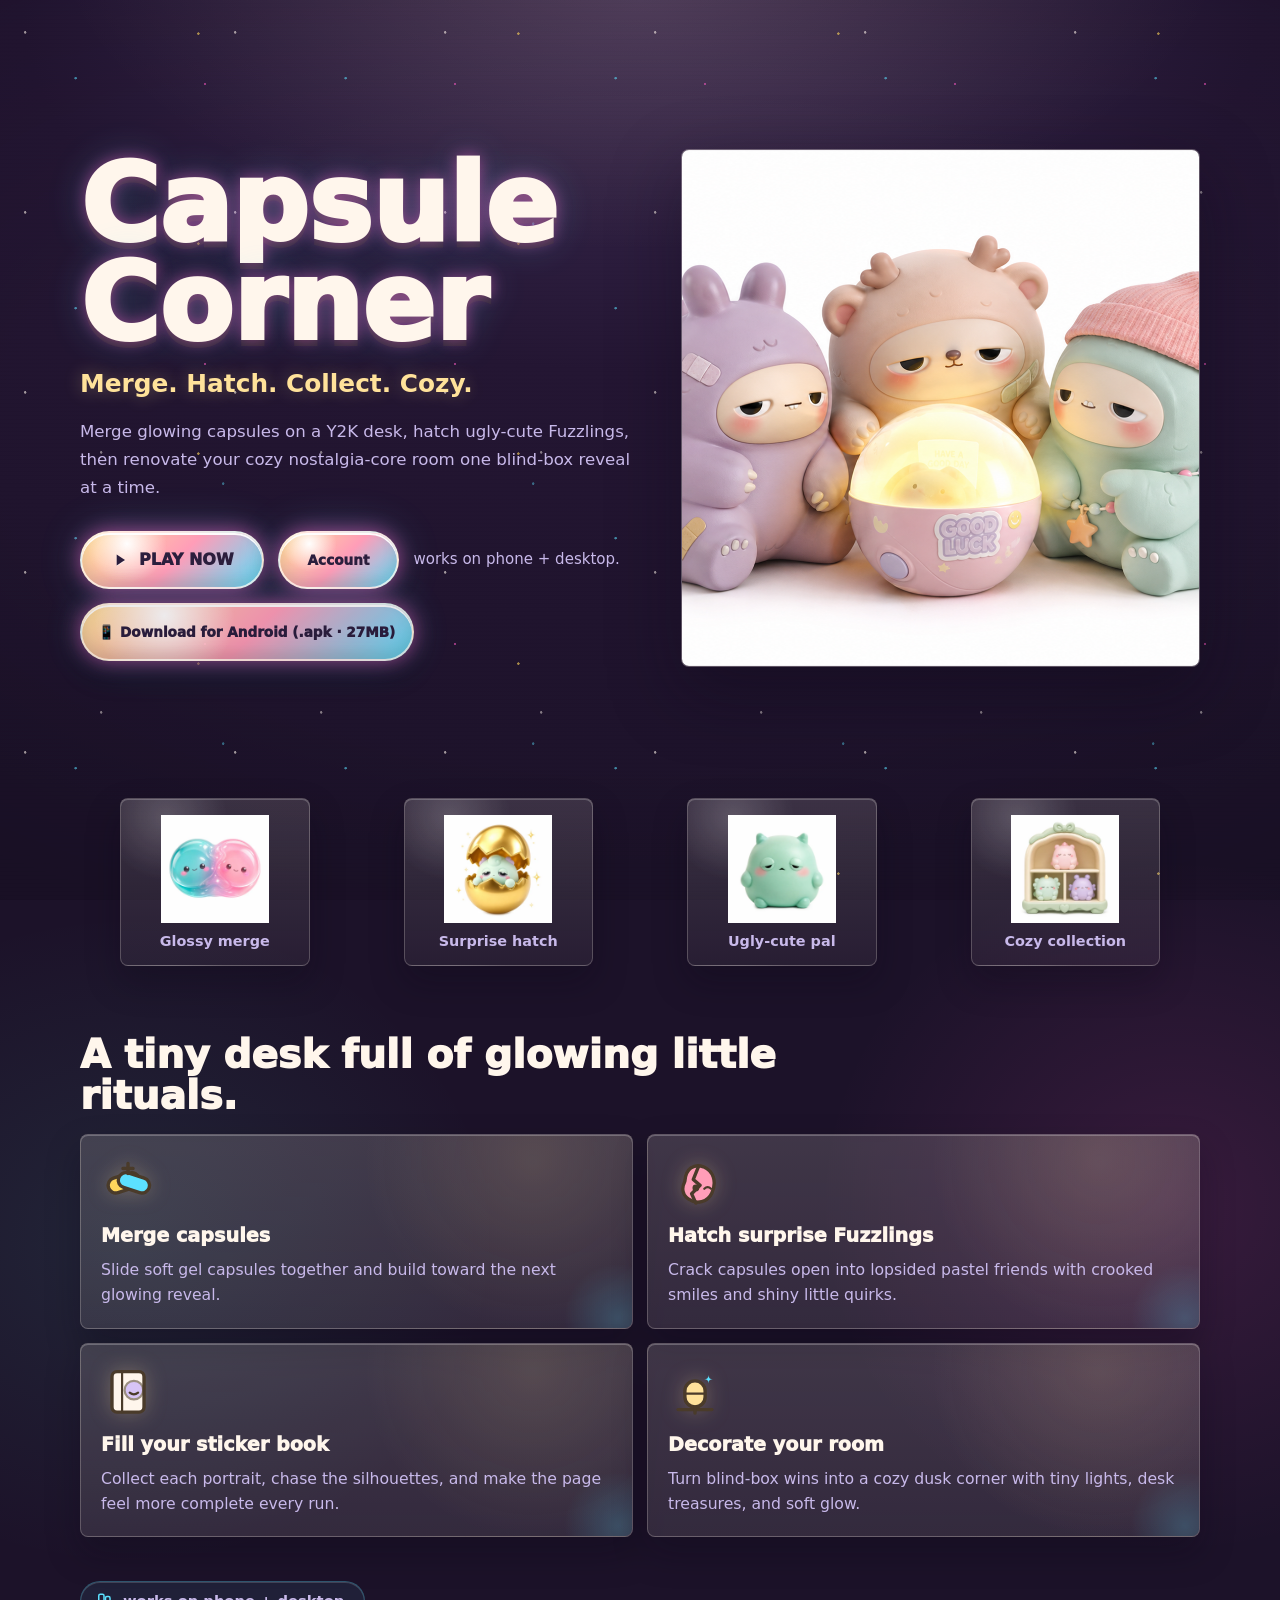
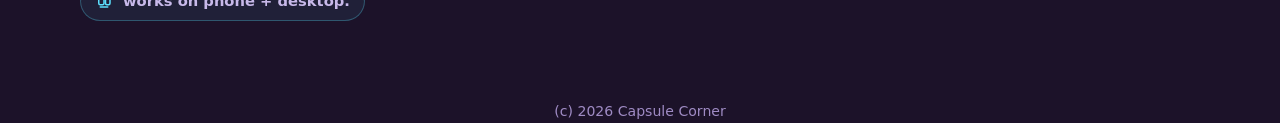
<file: index.html>
<!doctype html>
<html lang="en">
<head>
  <meta charset="utf-8">
  <meta name="viewport" content="width=device-width, initial-scale=1">
  <title>Capsule Corner</title>
  <meta name="description" content="Merge glowing capsules, hatch ugly-cute Fuzzlings, fill your sticker book, and decorate a cozy Y2K room.">
  <link rel="icon" href="./art/icon.png" type="image/png">
  <style>
    *,
    *::before,
    *::after {
      box-sizing: border-box;
    }

    :root {
      --bg-0: #1c1229;
      --bg-1: #241633;
      --bg-2: #3d2c54;
      --ink: #f4ecff;
      --ink-dim: #c8b9ea;
      --ink-soft: #9f8bc4;
      --line: rgba(255, 246, 236, 0.22);
      --panel: rgba(255, 246, 236, 0.105);
      --panel-strong: rgba(255, 246, 236, 0.16);
      --pink: #ff5cc8;
      --pink-soft: #ff9db8;
      --aqua: #5ce1ff;
      --mint: #5fe6d0;
      --gold: #ffd75c;
      --crt: #ffe29a;
      --lilac: #b79cff;
      --outline: #4a3b2a;
      --cream: #fff6ec;
      --shadow: rgba(12, 8, 22, 0.55);
      --font: system-ui, -apple-system, BlinkMacSystemFont, "Segoe UI", Roboto, sans-serif;
    }

    html {
      min-height: 100%;
      background: var(--bg-0);
    }

    body {
      min-height: 100vh;
      margin: 0;
      font-family: var(--font);
      color: var(--ink);
      background:
        radial-gradient(58rem 33rem at 50% -5%, rgba(255, 226, 154, 0.14), transparent 64%),
        radial-gradient(34rem 30rem at 10% 72%, rgba(95, 230, 208, 0.09), transparent 68%),
        radial-gradient(32rem 31rem at 92% 70%, rgba(255, 92, 200, 0.12), transparent 70%),
        radial-gradient(90rem 54rem at 50% 0%, var(--bg-2), var(--bg-1) 43%, var(--bg-0) 100%);
      overflow-x: hidden;
      -webkit-font-smoothing: antialiased;
      text-rendering: optimizeLegibility;
    }

    body::before,
    body::after {
      content: "";
      position: fixed;
      inset: 0;
      pointer-events: none;
    }

    body::before {
      z-index: 0;
      opacity: 0.78;
      background-image:
        radial-gradient(circle at 12% 18%, rgba(255, 246, 236, 0.75) 0 1px, transparent 1.5px),
        radial-gradient(circle at 28% 34%, rgba(92, 225, 255, 0.72) 0 1px, transparent 1.5px),
        radial-gradient(circle at 62% 16%, rgba(255, 215, 92, 0.78) 0 1px, transparent 1.5px),
        radial-gradient(circle at 82% 30%, rgba(255, 92, 200, 0.68) 0 1px, transparent 1.5px),
        radial-gradient(circle at 46% 74%, rgba(255, 246, 236, 0.58) 0 1px, transparent 1.5px),
        radial-gradient(circle at 72% 86%, rgba(92, 225, 255, 0.54) 0 1px, transparent 1.5px);
      background-size: 210px 180px, 270px 230px, 320px 210px, 250px 280px, 220px 260px, 310px 260px;
      animation: star-drift 26s linear infinite;
    }

    body::after {
      z-index: 1;
      opacity: 0.42;
      background:
        repeating-linear-gradient(0deg, rgba(0, 0, 0, 0.07) 0, rgba(0, 0, 0, 0.07) 1px, transparent 1px, transparent 4px),
        radial-gradient(85rem 44rem at 50% 48%, transparent 45%, rgba(9, 6, 18, 0.55) 100%);
      mix-blend-mode: soft-light;
    }

    a {
      color: inherit;
    }

    img,
    svg {
      display: block;
      max-width: 100%;
    }

    .page {
      position: relative;
      z-index: 2;
      width: min(1120px, calc(100% - 32px));
      margin: 0 auto;
      padding: 24px 0 28px;
    }

    .hero {
      display: grid;
      grid-template-columns: minmax(0, 1fr);
      gap: 28px;
      align-items: center;
      min-height: 88vh;
      padding: 28px 0 18px;
    }

    .hero-copy {
      max-width: 680px;
    }

    .brand {
      margin: 0 0 16px;
      font-size: 4rem;
      line-height: 0.92;
      font-weight: 950;
      letter-spacing: 0;
      color: var(--cream);
      text-shadow:
        0 0 16px rgba(255, 92, 200, 0.46),
        0 0 38px rgba(92, 225, 255, 0.24),
        0 6px 0 rgba(74, 59, 42, 0.32);
    }

    .tagline {
      margin: 0;
      font-size: 1.32rem;
      line-height: 1.25;
      font-weight: 850;
      color: var(--crt);
      text-shadow: 0 0 18px rgba(255, 226, 154, 0.33);
    }

    .pitch {
      max-width: 590px;
      margin: 18px 0 0;
      color: var(--ink-dim);
      font-size: 1.04rem;
      line-height: 1.7;
    }

    .cta-row {
      display: flex;
      flex-wrap: wrap;
      align-items: center;
      gap: 14px;
      margin-top: 28px;
    }

    .play-button {
      display: inline-flex;
      align-items: center;
      justify-content: center;
      min-height: 58px;
      padding: 0 28px;
      border: 2px solid rgba(255, 246, 236, 0.78);
      border-radius: 999px;
      color: #2b1e3d;
      background:
        radial-gradient(circle at 25% 20%, rgba(255, 255, 255, 0.98), rgba(255, 255, 255, 0) 28%),
        linear-gradient(135deg, var(--crt), var(--pink-soft) 52%, var(--aqua));
      box-shadow:
        inset 0 2px 0 rgba(255, 255, 255, 0.95),
        inset 0 -8px 14px rgba(74, 59, 42, 0.16),
        0 0 20px rgba(255, 92, 200, 0.58),
        0 0 42px rgba(92, 225, 255, 0.26),
        0 14px 26px var(--shadow);
      font-size: 1rem;
      font-weight: 950;
      text-decoration: none;
      letter-spacing: 0;
      transition: transform 160ms ease, box-shadow 160ms ease, filter 160ms ease;
      animation: button-pulse 3.6s ease-in-out infinite;
    }

    .play-button svg {
      width: 20px;
      height: 20px;
      margin-right: 9px;
      color: #2b1e3d;
      filter: drop-shadow(0 1px 0 rgba(255, 255, 255, 0.5));
    }

    .play-button:hover,
    .play-button:focus-visible {
      transform: translateY(-2px) scale(1.015);
      filter: saturate(1.08);
      box-shadow:
        inset 0 2px 0 rgba(255, 255, 255, 0.98),
        inset 0 -8px 14px rgba(74, 59, 42, 0.14),
        0 0 24px rgba(255, 92, 200, 0.78),
        0 0 52px rgba(92, 225, 255, 0.35),
        0 18px 30px var(--shadow);
    }

    .play-button:focus-visible {
      outline: 3px solid var(--cream);
      outline-offset: 5px;
    }

    .device-note {
      color: var(--ink-dim);
      font-size: 0.94rem;
      line-height: 1.35;
    }

    .hero-stage {
      position: relative;
      min-height: 370px;
      border: 1px solid var(--line);
      border-radius: 8px;
      background: rgba(255, 246, 236, 0.08);
      box-shadow:
        inset 0 1px 0 rgba(255, 255, 255, 0.28),
        inset 0 -34px 60px rgba(12, 8, 22, 0.18),
        0 24px 70px rgba(12, 8, 22, 0.4);
      overflow: hidden;
    }

    .hero-art {
      width: 100%;
      height: 100%;
      min-height: 370px;
      object-fit: cover;
    }

    .toy-row {
      display: grid;
      grid-template-columns: repeat(2, minmax(0, 1fr));
      gap: 14px;
      margin: 20px 0 36px;
    }

    .toy-card {
      min-height: 150px;
      padding: 16px;
      border: 1px solid var(--line);
      border-radius: 8px;
      background:
        radial-gradient(circle at 24% 12%, rgba(255, 255, 255, 0.18), transparent 30%),
        linear-gradient(180deg, rgba(255, 246, 236, 0.14), rgba(255, 246, 236, 0.055));
      box-shadow:
        inset 0 1px 0 rgba(255, 255, 255, 0.22),
        0 16px 34px rgba(12, 8, 22, 0.28);
    }

    .toy-card img {
      width: 100%;
      height: 108px;
      object-fit: contain;
      overflow: visible;
      animation: floaty-small 6s ease-in-out infinite;
    }

    .toy-card:nth-child(2) img {
      animation-delay: -1.3s;
    }

    .toy-card:nth-child(3) img {
      animation-delay: -2.1s;
    }

    .toy-card:nth-child(4) img {
      animation-delay: -3s;
    }

    .toy-card figcaption {
      margin-top: 10px;
      color: var(--ink-dim);
      font-size: 0.9rem;
      font-weight: 800;
      text-align: center;
    }

    .features {
      padding: 16px 0 32px;
    }

    .section-title {
      max-width: 700px;
      margin: 0 0 18px;
      color: var(--cream);
      font-size: 2rem;
      line-height: 1.05;
      font-weight: 950;
      letter-spacing: 0;
    }

    .feature-grid {
      display: grid;
      grid-template-columns: 1fr;
      gap: 14px;
    }

    .feature-card {
      position: relative;
      min-height: 178px;
      padding: 20px;
      border: 1px solid var(--line);
      border-radius: 8px;
      background:
        radial-gradient(circle at 82% 14%, rgba(255, 226, 154, 0.12), transparent 35%),
        linear-gradient(180deg, var(--panel-strong), var(--panel));
      box-shadow:
        inset 0 1px 0 rgba(255, 255, 255, 0.24),
        0 16px 34px rgba(12, 8, 22, 0.28);
      overflow: hidden;
    }

    .feature-card::after {
      content: "";
      position: absolute;
      width: 116px;
      height: 116px;
      right: -44px;
      bottom: -48px;
      border-radius: 999px;
      background: radial-gradient(circle, rgba(92, 225, 255, 0.2), transparent 66%);
    }

    .feature-icon {
      width: 54px;
      height: 54px;
      margin-bottom: 16px;
      color: var(--crt);
      filter: drop-shadow(0 0 10px rgba(255, 226, 154, 0.26));
    }

    .feature-card h3 {
      margin: 0;
      color: var(--cream);
      font-size: 1.2rem;
      line-height: 1.15;
      font-weight: 920;
      letter-spacing: 0;
    }

    .feature-card p {
      margin: 10px 0 0;
      color: var(--ink-dim);
      font-size: 0.98rem;
      line-height: 1.6;
    }

    .availability {
      display: inline-flex;
      align-items: center;
      gap: 10px;
      margin: 12px 0 34px;
      padding: 10px 14px;
      border: 1px solid rgba(92, 225, 255, 0.28);
      border-radius: 999px;
      color: var(--ink-dim);
      background: rgba(92, 225, 255, 0.07);
      box-shadow: inset 0 1px 0 rgba(255, 255, 255, 0.16);
      font-size: 0.92rem;
      font-weight: 750;
    }

    .availability svg {
      width: 18px;
      height: 18px;
      color: var(--aqua);
    }

    .footer {
      padding: 20px 0 4px;
      color: var(--ink-soft);
      font-size: 0.88rem;
      text-align: center;
    }

    .outline {
      stroke: var(--outline);
      stroke-width: 4;
      stroke-linecap: round;
      stroke-linejoin: round;
    }

    .thin-outline {
      stroke: var(--outline);
      stroke-width: 2.6;
      stroke-linecap: round;
      stroke-linejoin: round;
    }

    @keyframes floaty {
      0%,
      100% {
        transform: translateY(0) rotate(-1deg);
      }
      50% {
        transform: translateY(-12px) rotate(1.5deg);
      }
    }

    @keyframes floaty-small {
      0%,
      100% {
        transform: translateY(0);
      }
      50% {
        transform: translateY(-7px);
      }
    }

    @keyframes button-pulse {
      0%,
      100% {
        box-shadow:
          inset 0 2px 0 rgba(255, 255, 255, 0.95),
          inset 0 -8px 14px rgba(74, 59, 42, 0.16),
          0 0 18px rgba(255, 92, 200, 0.48),
          0 0 38px rgba(92, 225, 255, 0.22),
          0 14px 26px var(--shadow);
      }
      50% {
        box-shadow:
          inset 0 2px 0 rgba(255, 255, 255, 0.98),
          inset 0 -8px 14px rgba(74, 59, 42, 0.14),
          0 0 28px rgba(255, 92, 200, 0.75),
          0 0 58px rgba(92, 225, 255, 0.34),
          0 14px 26px var(--shadow);
      }
    }

    @keyframes star-drift {
      from {
        background-position: 0 0, 0 0, 0 0, 0 0, 0 0, 0 0;
      }
      to {
        background-position: 210px 180px, -270px 230px, 320px -210px, -250px -280px, 220px 260px, -310px 260px;
      }
    }

    @media (min-width: 680px) {
      .page {
        width: min(1120px, calc(100% - 48px));
        padding-top: 34px;
      }

      .hero {
        min-height: 82vh;
        grid-template-columns: minmax(0, 0.94fr) minmax(330px, 0.86fr);
        gap: 34px;
      }

      .brand {
        font-size: 5.8rem;
      }

      .tagline {
        font-size: 1.55rem;
      }

      .toy-row {
        grid-template-columns: repeat(4, minmax(0, 1fr));
        margin-top: 10px;
      }

      .feature-grid {
        grid-template-columns: repeat(2, minmax(0, 1fr));
      }
    }

    @media (min-width: 980px) {
      .brand {
        font-size: 6.7rem;
      }

      .section-title {
        font-size: 2.45rem;
      }
    }

    @media (max-width: 520px) {
      .page {
        width: min(100% - 24px, 420px);
        padding-top: 16px;
      }

      .hero {
        min-height: auto;
        padding-top: 26px;
      }

      .brand {
        font-size: 3.38rem;
      }

      .tagline {
        font-size: 1.18rem;
      }

      .pitch {
        font-size: 0.98rem;
      }

      .play-button {
        width: 100%;
      }

      .device-note {
        width: 100%;
        text-align: center;
      }

      .hero-stage {
        min-height: 330px;
      }

      .toy-card {
        min-height: 132px;
        padding: 12px;
      }

      .toy-card img {
        height: 92px;
      }
    }

    @media (prefers-reduced-motion: reduce) {
      *,
      *::before,
      *::after {
        animation-duration: 0.001ms !important;
        animation-iteration-count: 1 !important;
        scroll-behavior: auto !important;
        transition-duration: 0.001ms !important;
      }
    }
  </style>
</head>
<body>
  <main class="page">
    <section class="hero" aria-labelledby="game-title">
      <div class="hero-copy">
        <h1 class="brand" id="game-title">Capsule Corner</h1>
        <p class="tagline">Merge. Hatch. Collect. Cozy.</p>
        <p class="pitch">
          Merge glowing capsules on a Y2K desk, hatch ugly-cute Fuzzlings, then renovate your cozy nostalgia-core room one blind-box reveal at a time.
        </p>
        <div class="cta-row">
          <a class="play-button" href="./play/">
            <svg viewBox="0 0 24 24" aria-hidden="true">
              <path d="M8 5.5v13l10-6.5z" fill="currentColor"></path>
            </svg>
            PLAY NOW
          </a>
          <!-- [cloud] Account link — shown only when a cloud API base is configured -->
          <a id="cc-account-link" class="play-button" href="#" hidden style="font-size:0.85em">Account</a>
          <script>
            // [cloud] The static site has no build-time env. Reveal the Account link only when
            // a cloud API URL is known (set window.CC_API_URL before this script, or leave unset
            // to keep the site fully offline as today). Points at the server's /account/ page.
            (function () {
              var base = window.CC_API_URL || null;
              var link = document.getElementById('cc-account-link');
              if (base && link) { link.href = base.replace(/\/$/, '') + '/account/'; link.hidden = false; }
            })();
          </script>
          <span class="device-note">works on phone + desktop.</span>
        </div>
        <div class="cta-row" style="margin-top:14px">
          <a class="play-button" href="./CapsuleCorner.apk" download style="font-size:0.85em;padding:0.6em 1.2em;opacity:0.92">
            &#128241; Download for Android (.apk &middot; 27MB)
          </a>
        </div>
      </div>

      <div class="hero-stage" aria-hidden="true">
        <img class="hero-art" src="./art/hero.png" alt="" width="1024" height="1024">
      </div>
    </section>

    <section class="toy-row" aria-label="Capsule Corner collectibles">
      <figure class="toy-card">
        <img src="./art/cards/glossy-merge.webp" alt="Two glossy capsules merging">
        <figcaption>Glossy merge</figcaption>
      </figure>

      <figure class="toy-card">
        <img src="./art/cards/surprise-hatch.webp" alt="Cracked hatch capsule with Fuzzling peeking out">
        <figcaption>Surprise hatch</figcaption>
      </figure>

      <figure class="toy-card">
        <img src="./art/cards/ugly-cute-pal.webp" alt="Lopsided pastel Fuzzling">
        <figcaption>Ugly-cute pal</figcaption>
      </figure>

      <figure class="toy-card">
        <img src="./art/cards/cozy-collection.webp" alt="Cozy sticker book and room decor">
        <figcaption>Cozy collection</figcaption>
      </figure>
    </section>

    <section class="features" aria-labelledby="feature-title">
      <h2 class="section-title" id="feature-title">A tiny desk full of glowing little rituals.</h2>
      <div class="feature-grid">
        <article class="feature-card">
          <svg class="feature-icon" viewBox="0 0 64 64" aria-hidden="true">
            <rect x="8" y="24" width="38" height="18" rx="9" fill="#ffd75c" class="outline" transform="rotate(-18 27 33)"></rect>
            <rect x="20" y="24" width="38" height="18" rx="9" fill="#5ce1ff" class="outline" transform="rotate(18 39 33)"></rect>
            <path d="M32 10 v12 M26 16 h12" fill="none" class="outline"></path>
          </svg>
          <h3>Merge capsules</h3>
          <p>Slide soft gel capsules together and build toward the next glowing reveal.</p>
        </article>

        <article class="feature-card">
          <svg class="feature-icon" viewBox="0 0 64 64" aria-hidden="true">
            <path d="M20 31 C21 16 31 10 42 14 C54 19 58 32 52 45 C47 56 34 59 24 52 C17 47 16 39 20 31 Z" fill="#ff9db8" class="outline"></path>
            <path d="M36 14 l-6 15 l8 7 l-10 10 l5 11" fill="none" class="outline"></path>
            <circle cx="33" cy="39" r="4" fill="#4a3b2a"></circle>
            <path d="M43 40 q4 -4 8 0" fill="none" class="thin-outline"></path>
          </svg>
          <h3>Hatch surprise Fuzzlings</h3>
          <p>Crack capsules open into lopsided pastel friends with crooked smiles and shiny little quirks.</p>
        </article>

        <article class="feature-card">
          <svg class="feature-icon" viewBox="0 0 64 64" aria-hidden="true">
            <rect x="13" y="9" width="38" height="48" rx="6" fill="#fff6ec" class="outline"></rect>
            <path d="M25 9 v48" fill="none" class="thin-outline"></path>
            <circle cx="39" cy="31" r="11" fill="#b79cff" opacity="0.55" class="thin-outline"></circle>
            <path d="M34 34 q5 4 10 0" fill="none" class="thin-outline"></path>
          </svg>
          <h3>Fill your sticker book</h3>
          <p>Collect each portrait, chase the silhouettes, and make the page feel more complete every run.</p>
        </article>

        <article class="feature-card">
          <svg class="feature-icon" viewBox="0 0 64 64" aria-hidden="true">
            <path d="M12 54 h40" fill="none" class="outline"></path>
            <rect x="20" y="20" width="24" height="31" rx="12" fill="#ffe29a" class="outline"></rect>
            <path d="M20 35 h24" fill="none" class="thin-outline"></path>
            <path d="M32 51 v7" fill="none" class="outline"></path>
            <path d="M48 13 q0 5 5 5 q-5 0 -5 5 q0 -5 -5 -5 q5 0 5 -5z" fill="#5ce1ff"></path>
          </svg>
          <h3>Decorate your room</h3>
          <p>Turn blind-box wins into a cozy dusk corner with tiny lights, desk treasures, and soft glow.</p>
        </article>
      </div>
    </section>

    <p class="availability">
      <svg viewBox="0 0 24 24" aria-hidden="true">
        <rect x="5" y="3" width="7" height="14" rx="2" fill="none" stroke="currentColor" stroke-width="2"></rect>
        <rect x="14" y="6" width="6" height="11" rx="2" fill="none" stroke="currentColor" stroke-width="2"></rect>
        <path d="M7 20h10" fill="none" stroke="currentColor" stroke-width="2" stroke-linecap="round"></path>
      </svg>
      works on phone + desktop.
    </p>
  </main>

  <footer class="footer">(c) 2026 Capsule Corner</footer>
</body>
</html>
</file>
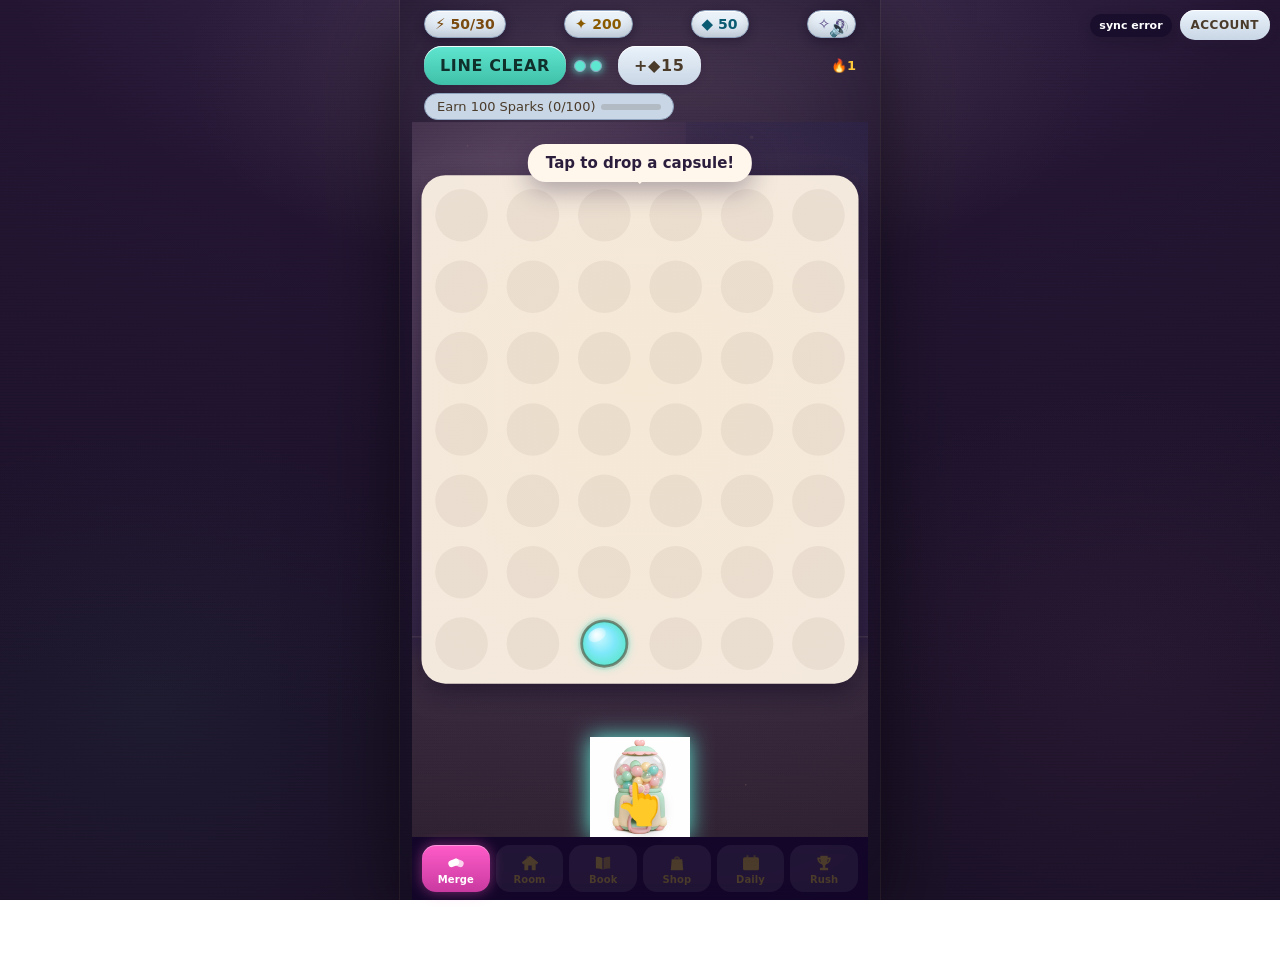
<file: play/index.html>
<!doctype html>
<html lang="en">
  <head>
    <meta charset="UTF-8" />
    <meta
      name="viewport"
      content="width=device-width, initial-scale=1.0, maximum-scale=1.0, user-scalable=no, viewport-fit=cover"
    />
    <meta name="theme-color" content="#1c1229" />
    <title>Capsule Corner</title>
    <script type="module" crossorigin src="./assets/index-B8qRTIRW.js"></script>
    <link rel="stylesheet" crossorigin href="./assets/index-Cxu9-HzP.css">
  </head>
  <body>
    <div id="app"></div>
  </body>
</html>
</file>
<file: play/assets/index-Cxu9-HzP.css>
*,:before,:after{box-sizing:border-box;margin:0;padding:0}:root{--cc-bg-0:#1c1229;--cc-bg-1:#241633;--cc-bg-2:#3d2c54;--cc-ink:#f4ecff;--cc-ink-dim:#b9a9e0;--cc-accent:#ff5cc8;--cc-accent-2:#5ce1ff;--cc-gold:#ffd75c;--cc-crt-glow:#ffe29a;--cc-y2k-aqua:#5fe6d0;--cc-board-max:480px;--cc-radius:14px;--cc-ease-panel:.18s cubic-bezier(.22, 1, .36, 1);--cc-font:system-ui, -apple-system, "Segoe UI", Roboto, sans-serif}html,body{height:100%}body{min-height:100%;font-family:var(--cc-font);color:var(--cc-ink);background:radial-gradient(60% 42% at 50% 8%, #ffe29a1a 0%, #ffe29a00 60%), radial-gradient(38% 45% at 12% 78%, #5fe6d00b 0%, #5fe6d000 70%), radial-gradient(38% 45% at 88% 74%, #ff8fc70d 0%, #ff8fc700 70%), radial-gradient(120% 90% at 50% -8%, var(--cc-bg-2) 0%, var(--cc-bg-1) 42%, var(--cc-bg-0) 100%), radial-gradient(150% 120% at 50% 45%, transparent 42%, #0c081699 100%);-webkit-font-smoothing:antialiased;text-rendering:optimizelegibility;overscroll-behavior:none;touch-action:manipulation;background-attachment:fixed;overflow-x:hidden}body:before{content:"";z-index:0;pointer-events:none;background:repeating-linear-gradient(0deg,#00000009 0 1px,#0000 1px 3px);position:fixed;inset:0}#app{z-index:1;width:100%;max-width:var(--cc-board-max);min-height:100dvh;padding:env(safe-area-inset-top) 12px env(safe-area-inset-bottom);flex-direction:column;margin:0 auto;display:flex;position:relative}@media (min-width:520px){#app{box-shadow:0 0 0 1px #ffe29a0f,0 24px 80px #0000008c,inset 0 0 120px #0c081673}}img,canvas,svg{max-width:100%;display:block}button{font:inherit;color:inherit;cursor:pointer}.cc-boot{text-align:center;color:var(--cc-ink-dim);letter-spacing:.02em;flex:1;justify-content:center;align-items:center;display:flex}.cc-app .cc-counter{background:linear-gradient(180deg, #ffffff47, #ffffff05), linear-gradient(180deg, var(--cc-chrome-hi,#eaf3fb), var(--cc-surface-chrome,#c9d6e5));-webkit-backdrop-filter:blur(6px)saturate(1.1);box-shadow:inset 0 1px #fffffff2,inset 0 -3px 8px #4a3b2a1a,0 3px 10px #120a2059}.cc-app .cc-tab{transition:background var(--cc-ease-panel), transform 90ms ease, box-shadow var(--cc-ease-panel)}.cc-app .cc-tab--active{box-shadow:0 0 14px #ff5cc873,inset 0 1px #ffffff59}.cc-app .cc-overlay,.cc-app .cc-gel-panel,.cc-app .cc-book,.cc-app .cc-room{transition:opacity var(--cc-ease-panel), transform var(--cc-ease-panel)}.cc-app .cc-gel-panel,.cc-app .cc-book,.cc-app .cc-room{border-radius:var(--cc-radius-card,24px);box-shadow:inset 0 1px #ffffffe6,inset 0 -10px 22px #4a3b2a1f,0 10px 30px #120a2080}.cc-app .cc-overlay{animation:cc-overlay-in var(--cc-ease-panel)}@keyframes cc-overlay-in{0%{opacity:0}to{opacity:1}}.cc-app .cc-overlay>*{animation:cc-panel-pop var(--cc-ease-panel)}@keyframes cc-panel-pop{0%{opacity:0;transform:translateY(8px)scale(.97)}to{opacity:1;transform:translateY(0)scale(1)}}@media (prefers-reduced-motion:reduce){.cc-app .cc-tab,.cc-app .cc-overlay,.cc-app .cc-gel-panel,.cc-app .cc-book,.cc-app .cc-room{transition:none}.cc-app .cc-overlay,.cc-app .cc-overlay>*{animation:none}}:root{--cc-bg-deep:#2b1e3d;--cc-bg-room:#3d2c54;--cc-bg-board:#f4e9de;--cc-surface-card:#fff6ec;--cc-surface-chrome:#c9d6e5;--cc-chrome-hi:#eaf3fb;--cc-chrome-lo:#8fa4be;--cc-ink:#4a3b2a;--cc-ink-soft:#8a7a66;--cc-y2k-aqua:#5fe6d0;--cc-y2k-pink:#ff8fc7;--cc-y2k-lilac:#b79cff;--cc-crt-glow:#ffe29a;--cc-spark-gold:#ffc93c;--cc-gem-cyan:#3fd0ff;--cc-energy-amber:#ffb03a;--cc-alert-coral:#ff6b6b;--cc-rarity-common:#9fb0c4;--cc-rarity-rare:#5fe6d0;--cc-rarity-epic:#b79cff;--cc-rarity-secret-a:#ffc93c;--cc-rarity-secret-b:#ff8fc7;--cc-radius-card:24px;--cc-radius-btn:18px;--cc-font-display:"Baloo 2", "Fredoka", system-ui, -apple-system, "Segoe UI", sans-serif;--cc-font-body:system-ui, -apple-system, "Segoe UI", sans-serif}.cc-gel-panel{background:linear-gradient(180deg, var(--cc-chrome-hi) 0%, var(--cc-surface-chrome) 45%, var(--cc-chrome-lo) 100%);border-radius:var(--cc-radius-card);border:2px solid var(--cc-chrome-lo);color:var(--cc-ink);font-family:var(--cc-font-body);box-shadow:inset 0 1px #ffffffd9,inset 0 -8px 18px #4a3b2a1f,0 6px 18px #2b1e3d47}.cc-btn{font-family:var(--cc-font-display);text-transform:uppercase;letter-spacing:.04em;border-radius:var(--cc-radius-btn);color:var(--cc-ink);background:linear-gradient(180deg, var(--cc-chrome-hi), var(--cc-surface-chrome));cursor:pointer;touch-action:manipulation;border:none;padding:10px 16px;font-weight:700;transition:transform 80ms ease-out,filter .1s;box-shadow:inset 0 1px #ffffffe6,0 3px 8px #2b1e3d4d}.cc-btn:active{transform:translateY(1px)scale(.98)}.cc-btn:disabled{filter:grayscale(.6)brightness(.9);cursor:not-allowed;opacity:.6}.cc-btn--primary{background:linear-gradient(180deg, var(--cc-y2k-aqua), #3fbfa8);color:#10302b}.cc-btn--danger{background:linear-gradient(180deg, var(--cc-alert-coral), #d94f4f);color:#fff}.cc-chip{background:var(--cc-surface-chrome);border:1px solid var(--cc-chrome-lo);font-family:var(--cc-font-body);color:var(--cc-ink);border-radius:999px;align-items:center;gap:6px;padding:5px 12px;font-size:13px;display:inline-flex}.cc-root{background:radial-gradient(120% 100% at 50% 0%, var(--cc-bg-room) 0%, var(--cc-bg-deep) 70%);width:100%;max-width:480px;height:100%;min-height:100dvh;font-family:var(--cc-font-body);color:var(--cc-ink);-webkit-user-select:none;user-select:none;touch-action:none;margin:0 auto;position:relative;overflow:hidden}.cc-crt-overlay{pointer-events:none;z-index:40;mix-blend-mode:multiply;background:repeating-linear-gradient(0deg,#00000008 0 1px,#0000 1px 3px),radial-gradient(120% 120%,#0000 62%,#2b1e3d59 100%);position:absolute;inset:0}.cc-board-wrap{position:absolute;inset:0}.cc-juice-canvas{pointer-events:none;z-index:20}.cc-board-canvas{z-index:10}.cc-hud{z-index:30;padding:10px 12px calc(env(safe-area-inset-top,0px) + 2px);flex-direction:column;gap:8px;display:flex;position:absolute;top:0;left:0;right:0}.cc-hud__top{justify-content:space-between;align-items:center;gap:8px;display:flex}.cc-counter{background:linear-gradient(180deg, var(--cc-chrome-hi), var(--cc-surface-chrome));border:1.5px solid var(--cc-chrome-lo);font-variant-numeric:tabular-nums;color:var(--cc-ink);border-radius:999px;align-items:center;gap:5px;padding:5px 10px;font-size:14px;font-weight:700;display:inline-flex;box-shadow:inset 0 1px #ffffffe6}.cc-counter__icon{font-size:15px;line-height:1}.cc-counter--energy{color:#7a4a10}.cc-counter--sparks{color:#8a5a00}.cc-counter--gems{color:#0a5a72}.cc-counter--dust{color:#5b4a86}.cc-hud__tools{justify-content:space-between;align-items:center;gap:8px;display:flex}.cc-lineclear{align-items:center;gap:8px;display:inline-flex}.cc-pips{gap:4px;display:inline-flex}.cc-pip{border:1.5px solid var(--cc-chrome-lo);background:#ffffff40;border-radius:50%;width:12px;height:12px}.cc-pip--full{background:var(--cc-y2k-aqua);box-shadow:0 0 8px var(--cc-y2k-aqua)}.cc-regen{color:var(--cc-crt-glow);font-variant-numeric:tabular-nums;font-size:12px}.cc-quest-chip{align-self:flex-start}.cc-quest-chip__bar{background:#4a3b2a2e;border-radius:999px;width:60px;height:6px;overflow:hidden}.cc-quest-chip__fill{background:var(--cc-y2k-lilac);border-radius:999px;height:100%}.cc-streak{color:var(--cc-spark-gold);align-items:center;gap:4px;font-size:13px;font-weight:700;display:inline-flex}.cc-overlay{z-index:50;-webkit-backdrop-filter:blur(3px);backdrop-filter:blur(3px);background:#2b1e3d8c;justify-content:center;align-items:center;display:flex;position:absolute;inset:0}.cc-overlay--hidden{display:none}.cc-reveal{z-index:60;background:radial-gradient(120% 100% at 50% 45%,#2b1e3d66,#2b1e3de6);justify-content:center;align-items:center;display:flex;position:absolute;inset:0;overflow:hidden}.cc-reveal.cc-reveal--shake{animation:.5s ease-in-out cc-shake}@keyframes cc-shake{0%,to{transform:translate(0)}20%{transform:translate(-6px,3px)}40%{transform:translate(5px,-4px)}60%{transform:translate(-4px,4px)}80%{transform:translate(4px,-2px)}}.cc-reveal__wheel{width:240px;height:240px;position:relative}.cc-reveal__card{text-align:center;color:var(--cc-surface-card)}.cc-reveal__name{font-family:var(--cc-font-display);margin:12px 0 4px;font-size:26px;font-weight:800}.cc-reveal__rarity{text-transform:uppercase;letter-spacing:.12em;opacity:.85;font-size:13px}.cc-toast{background:var(--cc-surface-card);color:var(--cc-ink);border-radius:999px;padding:8px 16px;font-weight:700;animation:.35s ease-out cc-toast-in;position:absolute;bottom:18%;left:50%;transform:translate(-50%);box-shadow:0 4px 14px #2b1e3d66}@keyframes cc-toast-in{0%{opacity:0;transform:translateY(6px)}to{opacity:1;transform:translateY(0)}}.cc-book{width:min(94%,440px);max-height:88%;padding:16px;overflow-y:auto}.cc-book__tabs{gap:8px;margin-bottom:12px;display:flex}.cc-book__grid{grid-template-columns:repeat(4,1fr);gap:10px;display:grid}.cc-slot{aspect-ratio:1;background:var(--cc-surface-card);border:2px solid var(--cc-chrome-lo);border-radius:16px;justify-content:center;align-items:center;display:flex;position:relative;overflow:hidden}.cc-slot--locked{background:#2f2440}.cc-slot--locked .cc-slot__silhouette{filter:brightness(0);opacity:.7}.cc-slot__silhouette{font-size:30px}.cc-slot--secret{border-color:var(--cc-spark-gold);box-shadow:0 0 12px var(--cc-spark-gold)}.cc-slot__count{color:var(--cc-ink-soft);font-size:11px;font-weight:700;position:absolute;bottom:3px;right:5px}.cc-slot__frame{pointer-events:none;border-radius:14px;position:absolute;inset:0}.cc-room{width:min(96%,460px);max-height:90%;padding:16px;overflow-y:auto}.cc-room__tabs{flex-wrap:wrap;gap:6px;margin-bottom:12px;display:flex}.cc-zone-tab{position:relative}.cc-zone-tab--locked{opacity:.7}.cc-zone-tab--locked:after{content:"🔒";font-size:12px;position:absolute;top:-6px;right:-4px}.cc-zone-tab--active{outline:2px solid var(--cc-y2k-aqua)}.cc-meter{background:#4a3b2a2e;border-radius:999px;height:12px;margin:6px 0;overflow:hidden}.cc-meter__fill{background:linear-gradient(90deg, var(--cc-y2k-aqua), var(--cc-crt-glow));border-radius:999px;height:100%;transition:width .4s ease-out}.cc-roped{border:2px dashed var(--cc-alert-coral);background:repeating-linear-gradient(45deg,#4a3b2a22,#4a3b2a22 8px,#0000 8px 16px)}.cc-coziness{color:var(--cc-crt-glow);align-items:center;gap:8px;margin-top:10px;font-weight:700;display:flex}.cc-placeables{flex-wrap:wrap;gap:8px;margin-top:10px;display:flex}.cc-placeable{background:var(--cc-surface-card);border:2px solid var(--cc-chrome-lo);cursor:pointer;border-radius:12px;justify-content:center;align-items:center;width:46px;height:46px;display:flex}.cc-mute{z-index:45;border:1.5px solid var(--cc-chrome-lo);background:var(--cc-surface-chrome);cursor:pointer;border-radius:50%;justify-content:center;align-items:center;width:38px;height:38px;font-size:18px;display:flex;position:absolute;top:10px;right:10px}@media (prefers-reduced-motion:reduce){.cc-reveal--shake,.cc-toast{animation:none}}.cc-app{flex-direction:column;flex:1;width:100%;min-height:0;display:flex}.cc-hud-root{z-index:30;position:relative}.cc-stage{flex:auto;width:100%;min-height:320px;position:relative}.cc-board-canvas,.cc-juice-canvas{width:100%;height:100%;display:block;position:absolute;inset:0}.cc-board-canvas{z-index:10;touch-action:none}.cc-juice-canvas{z-index:20;pointer-events:none}.cc-tabbar{padding:8px 10px calc(8px + env(safe-area-inset-bottom));-webkit-backdrop-filter:blur(8px);backdrop-filter:blur(8px);z-index:40;background:#12002e99;flex:none;gap:6px;display:flex}.cc-tab{min-width:0;color:var(--cc-ink,#f4ecff);background:#ffffff0f;border:none;border-radius:14px;flex-direction:column;flex:1;justify-content:center;align-items:center;gap:1px;padding:7px 2px;font-weight:600;transition:background .15s,transform .1s;display:flex;position:relative}.cc-tab-ico{font-size:16px;line-height:1}.cc-tab-label{white-space:nowrap;text-overflow:ellipsis;letter-spacing:.1px;max-width:100%;font-size:10px;line-height:1;overflow:hidden}.cc-tab--active{background:linear-gradient(180deg, var(--cc-accent,#ff5cc8), #c93aa0);color:#fff}.cc-tab:active{transform:scale(.96)}.cc-tab-badge{background:var(--cc-gold,#ffd75c);pointer-events:none;border-radius:50%;width:8px;height:8px;position:absolute;top:5px;right:6px;box-shadow:0 0 6px #ffd75ce6}.cc-tab-badge--hidden{display:none}
</file>
